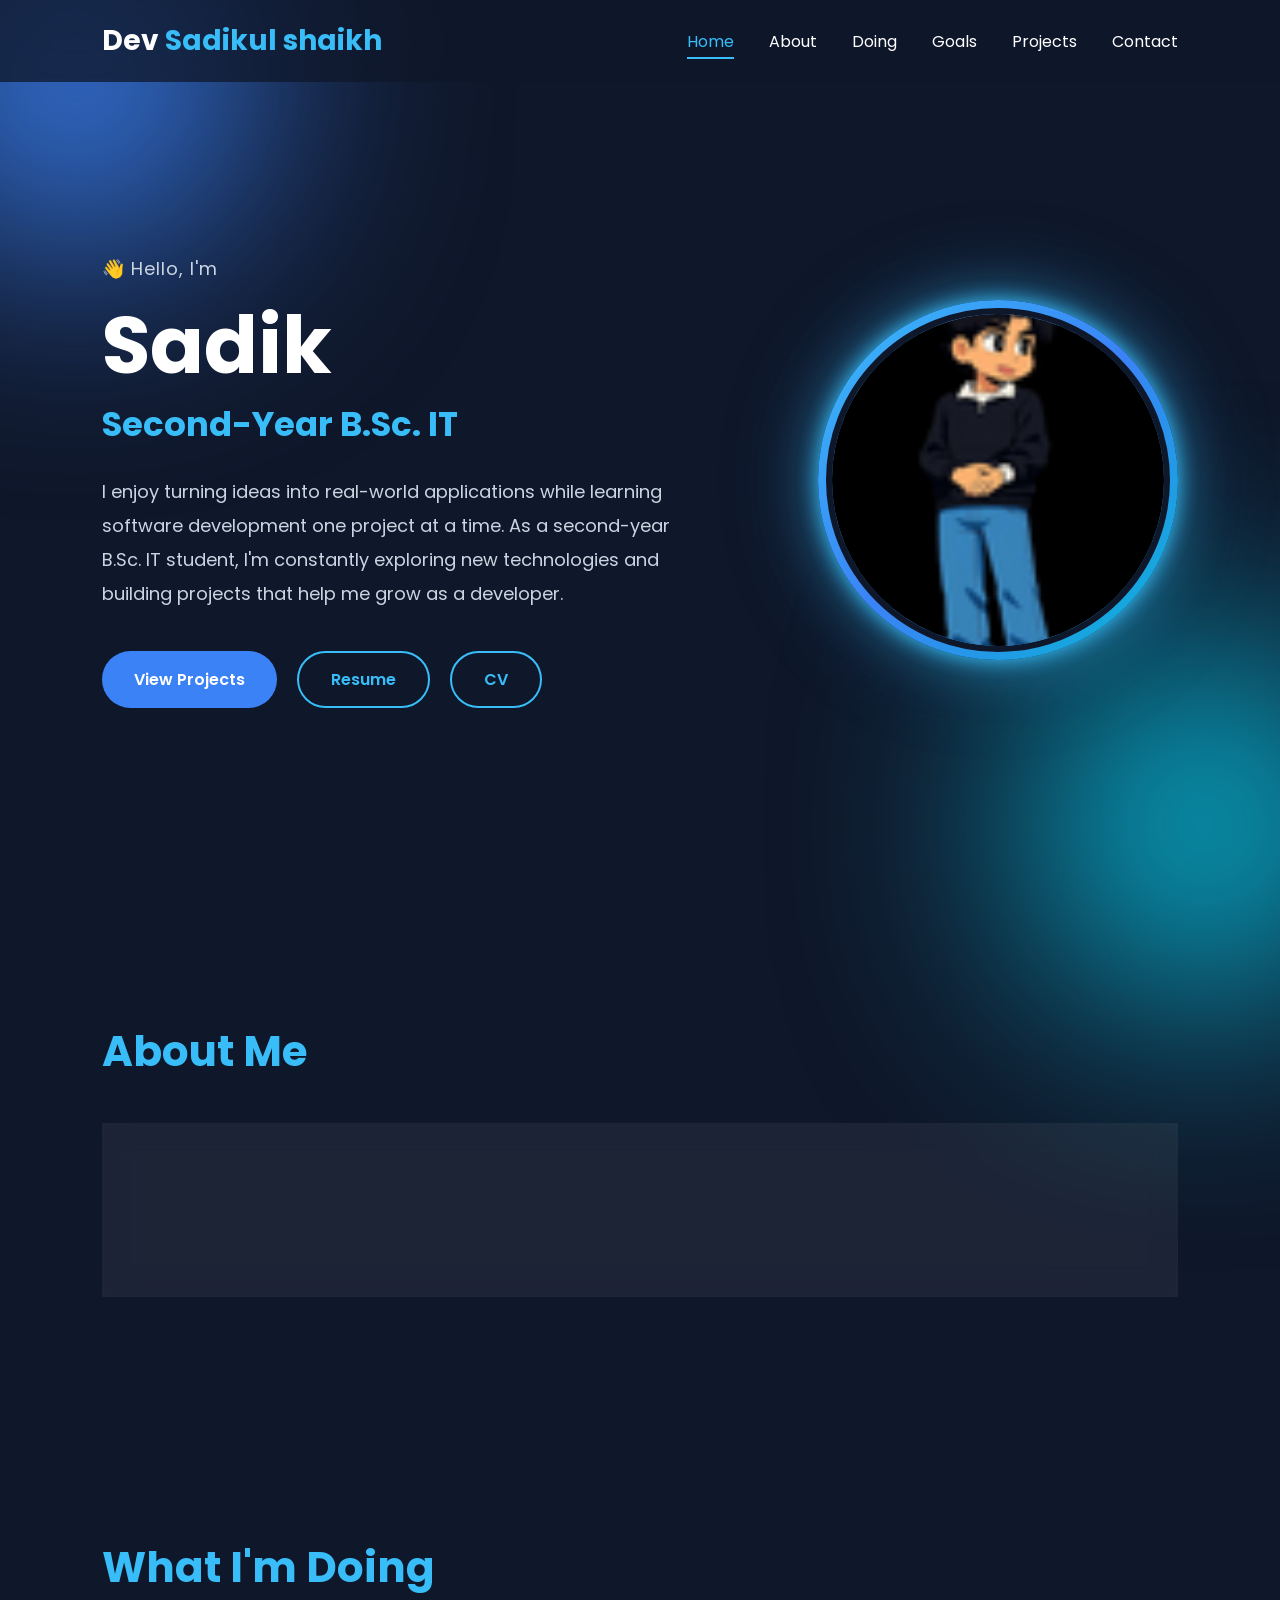
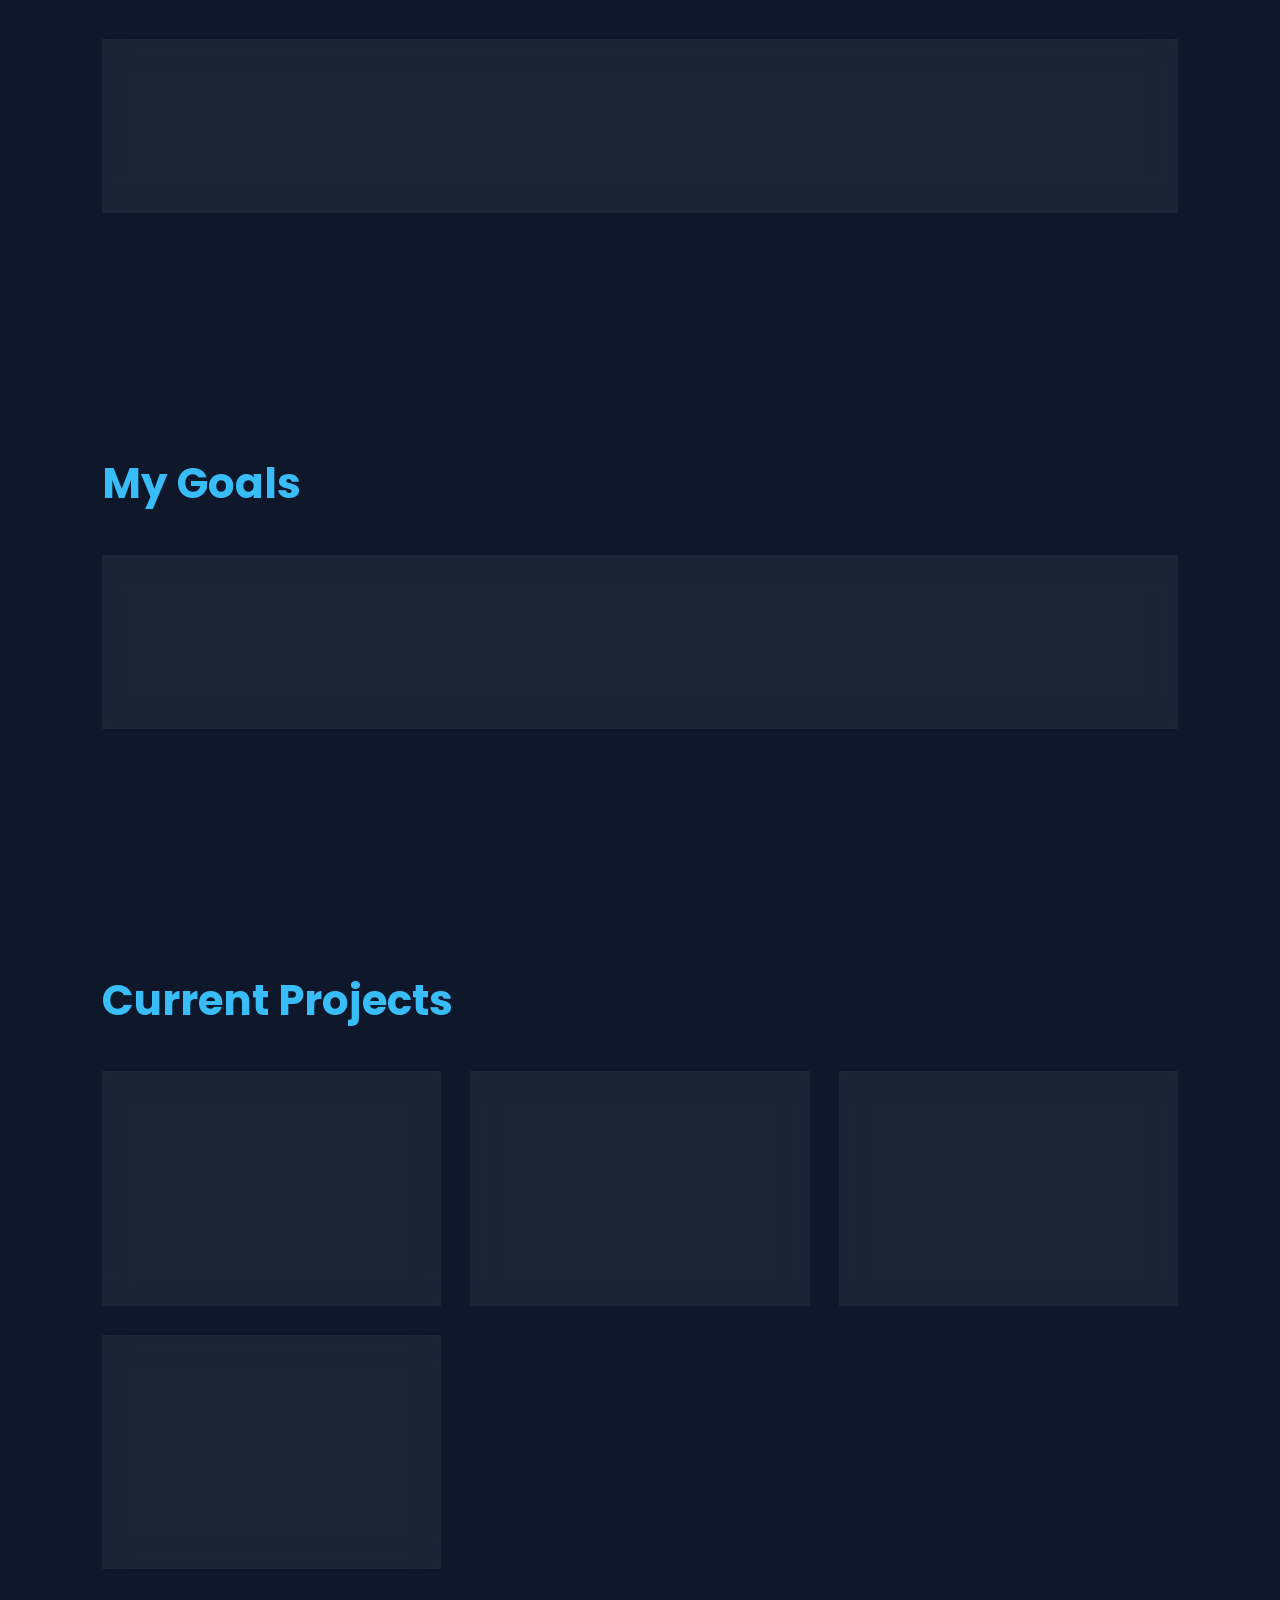
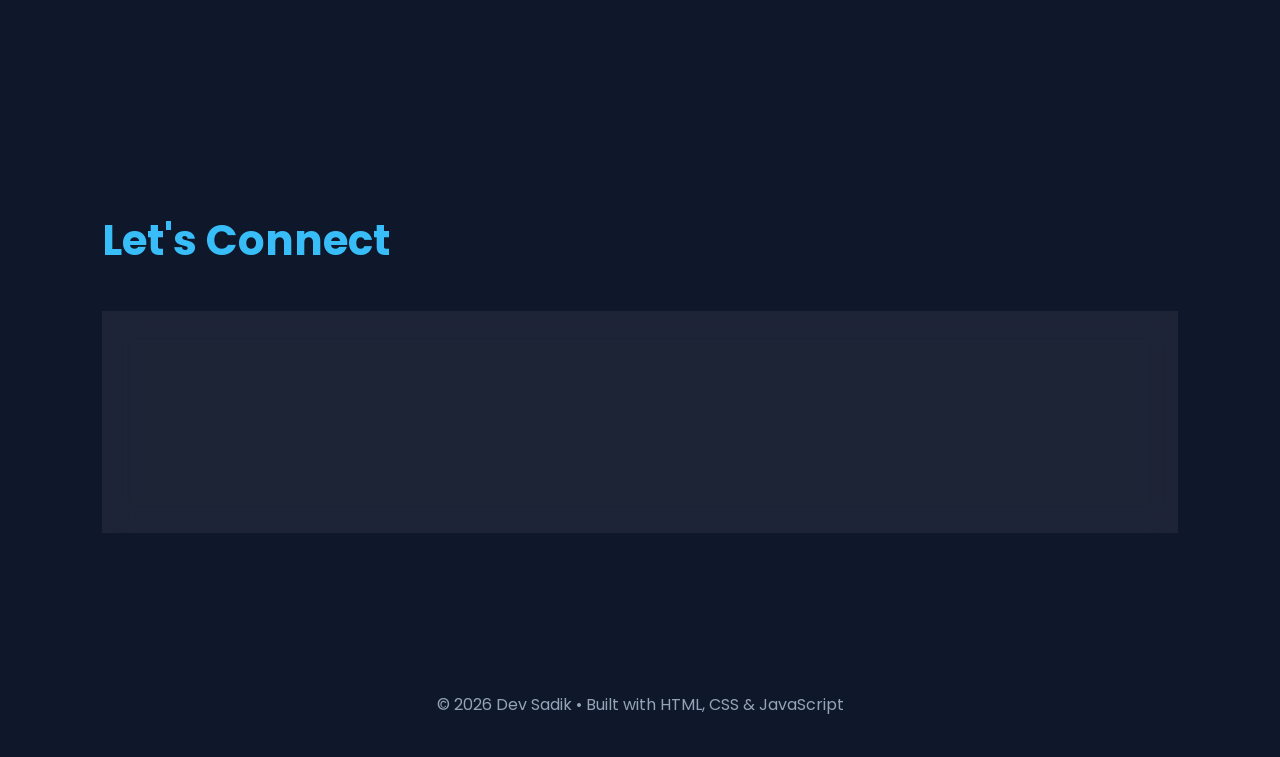
<file: index.html>
<!DOCTYPE html>
<html lang="en">

<head>

    <meta charset="UTF-8">
    <meta name="viewport" content="width=device-width, initial-scale=1.0">

    <title>Prestents Dev Sadik | Portfolio</title>
    <link rel="icon" type="image/png" href="icon.ico">


    <!-- CSS -->
    <link rel="stylesheet" href="style.css">

    <!-- Google Font -->
    <link href="https://fonts.googleapis.com/css2?family=Poppins:wght@300;400;500;600;700&display=swap" rel="stylesheet">

    <!-- Font Awesome -->
    <link rel="stylesheet"
        href="https://cdnjs.cloudflare.com/ajax/libs/font-awesome/6.6.0/css/all.min.css">

</head>

<body>

    <!-- Background Blur -->
    <div class="blur blur1"></div>
    <div class="blur blur2"></div>

    <!-- Navigation -->

    <nav>

        <div class="logo">

            Dev <span>Sadikul shaikh</span>

        </div>

        <ul>

    <li><a href="#home">Home</a></li>

    <li><a href="#about">About</a></li>

    <li><a href="#doing">Doing</a></li>

    <li><a href="#goals">Goals</a></li>

    <li><a href="#projects">Projects</a></li>

    <li><a href="#contact">Contact</a></li>

</ul>

    </nav>

    <!-- Hero -->

    <section class="hero" id="home">

    <div class="hero-left">

        <p class="hero-tag">
            👋 Hello, I'm
        </p>

        <h1>
            Sadik
        </h1>

        <h2>
            <span id="typing"></span>
        </h2>

        <p class="hero-description">

            I enjoy turning ideas into real-world applications
            while learning software development one project at a
            time. As a second-year B.Sc. IT student, I'm constantly
            exploring new technologies and building projects that
            help me grow as a developer.

        </p>

        <div class="buttons">

            <a href="#projects" class="btn primary">
                View Projects
            </a>

            <a href="portfolio.html"
               download
               class="btn secondary">

                Resume

            </a>

	
		<a href="CV.html"
               download
               class="btn secondary">

                CV

            </a>


        </div>

    </div>

    <div class="hero-right">

        <div class="profile-ring">

            <img src="profile.png"
                 alt="Sadik"
                 class="profile-image">

        </div>

    </div>

</section>

    <!-- About -->

    <section id="about">

        <h2 class="section-title">

            About Me

        </h2>

        <div class="glass-card">

            <p>

                Hi! I'm Sadikul shaikh, a second-year B.Sc. IT student with a passion for
                software development. I enjoy learning new technologies and building
                projects that help me improve my programming and problem-solving
                skills. My goal is to become a skilled software developer by
                continuously learning and creating meaningful applications.

            </p>

        </div>

    </section>

    <section id="doing">

    <h2 class="section-title">
        What I'm Doing
    </h2>

    <div class="glass-card">

        <p>
            I'm currently learning web development and mobile app development
            by building practical projects. Instead of only watching tutorials,
            I enjoy creating real applications that help me understand how
            software works in the real world. Every project teaches me something
            new and motivates me to keep improving.
        </p>

    </div>

</section>

<section id="goals">

    <h2 class="section-title">
        My Goals
    </h2>

    <div class="glass-card">

        <p>
            My goal is to become a skilled software developer by continuously
            learning modern technologies and building real-world applications.
            As a second-year B.Sc. IT student, I believe every project is an
            opportunity to improve my skills, solve meaningful problems, and
            prepare myself for a successful career in software development.
        </p>

    </div>

</section>

    <!-- Projects -->

    <section id="projects">

        <h2 class="section-title">

            Current Projects

        </h2>

        <div class="project-grid">

            <div class="card">

                <i class="fa-solid fa-user"></i>

                <h3>Portfolio Website</h3>

                <p>Building my personal developer portfolio.</p>

            </div>

            <div class="card">

                <i class="fa-solid fa-cart-shopping"></i>

                <h3>E-Commerce</h3>

                <p>Developing a responsive shopping website.</p>

            </div>

            <div class="card">

                <i class="fa-solid fa-comments"></i>

                <h3>Messaging App</h3>

                <p>Learning Flutter by building a messaging app.</p>

            </div>

            <div class="card">

                <i class="fa-solid fa-handshake"></i>

                <h3>NGO Suite</h3>

                <p>Working on an NGO management system.</p>

            </div>

        </div>

    </section>

   <!-- Contact -->

<section id="contact">

    <h2 class="section-title">
        Let's Connect
    </h2>

    <div class="glass-card">

        <p class="contact-text">
            I'm always excited to learn, build new projects, and connect with other developers.
            If you'd like to get in touch, feel free to send me an email.
        </p>

        <br>

        <a href="mailto:sadikphone1611@gmail.com" class="btn primary">
            <i class="fa-solid fa-envelope"></i>
            Email Me
        </a>

    </div>

</section>

    <footer>

        © 2026 Dev Sadik • Built with HTML, CSS & JavaScript

    </footer>

    <script src="script.js"></script>

</body>

</html>
</file>
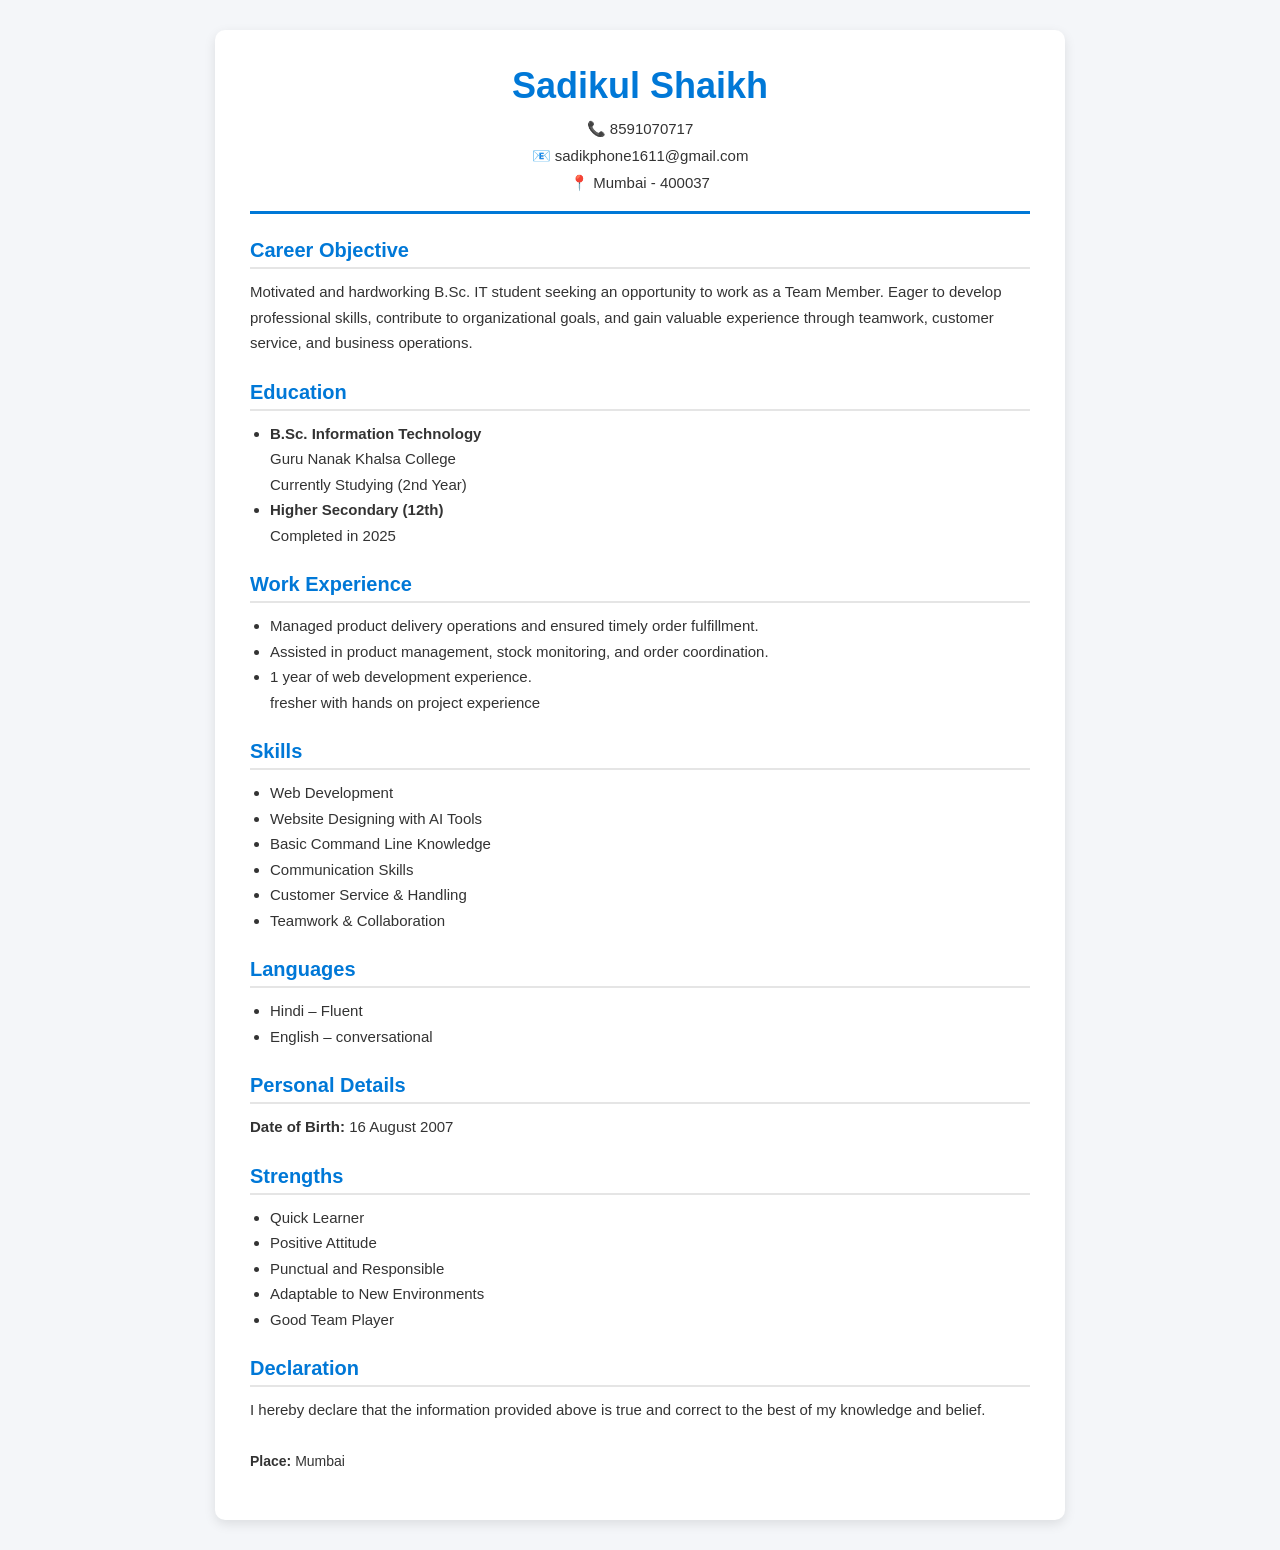
<file: CV.html>
<!DOCTYPE html>
<html lang="en">
<head>
<meta charset="UTF-8">
<meta name="viewport" content="width=device-width, initial-scale=1.0">
<title>Sadikul Shaikh - CV </title>
<link rel="icon" type="image/png" href="icon.ico">

<style>
*{
    margin:0;
    padding:0;
    box-sizing:border-box;
}

body{
    font-family: Arial, sans-serif;
    background:#f4f6f9;
    padding:30px;
    color:#333;
}

.resume{
    max-width:850px;
    margin:auto;
    background:#fff;
    padding:35px;
    border-radius:10px;
    box-shadow:0 4px 12px rgba(0,0,0,0.1);
}

.header{
    text-align:center;
    border-bottom:3px solid #0078d7;
    padding-bottom:15px;
    margin-bottom:25px;
}

.header h1{
    color:#0078d7;
    margin-bottom:8px;
    font-size:36px;
}

.contact{
    font-size:15px;
    line-height:1.8;
}

.section{
    margin-bottom:25px;
}

.section h2{
    color:#0078d7;
    border-bottom:2px solid #e5e5e5;
    padding-bottom:5px;
    margin-bottom:10px;
    font-size:20px;
}

.section p,
.section li{
    line-height:1.7;
    font-size:15px;
}

ul{
    padding-left:20px;
}

.footer{
    margin-top:30px;
    font-size:14px;
}

@media(max-width:600px){

    body{
        padding:15px;
    }

    .resume{
        padding:20px;
    }

    .header h1{
        font-size:28px;
    }
}
</style>
</head>

<body>

<div class="resume">

    <div class="header">
        <h1>Sadikul Shaikh</h1>

        <div class="contact">
            📞 8591070717<br>
            📧 sadikphone1611@gmail.com<br>
            📍 Mumbai - 400037
        </div>
    </div>

    <div class="section">
        <h2>Career Objective</h2>
        <p>
            Motivated and hardworking B.Sc. IT student seeking an opportunity
            to work as a Team Member. Eager to develop professional skills,
            contribute to organizational goals, and gain valuable experience
            through teamwork, customer service, and business operations.
        </p>
    </div>

    <div class="section">
        <h2>Education</h2>
        <ul>
            <li>
                <strong>B.Sc. Information Technology</strong><br>
                Guru Nanak Khalsa College<br>
                Currently Studying (2nd Year)
            </li>

            <li>
                <strong>Higher Secondary (12th)</strong><br>
                Completed in 2025
            </li>
        </ul>
    </div>

    <div class="section">
        <h2>Work Experience</h2>
        <ul>
            <li>Managed product delivery operations and ensured timely order fulfillment.</li>
            <li>Assisted in product management, stock monitoring, and order coordination.</li>
            <li>1 year of web development experience.<br> fresher with hands on project experience</li>
        </ul>
    </div>

    <div class="section">
        <h2>Skills</h2>
        <ul>
            
<li>Web Development</li>
<li>Website Designing with AI Tools</li>
<li>Basic Command Line Knowledge</li>
<li>Communication Skills</li>
	<li>Customer Service & Handling</li>
<li>Teamwork & Collaboration</li>
        </ul>
    </div>

    <div class="section">
        <h2>Languages</h2>
        <ul>
            <li>Hindi – Fluent</li>
            <li>English – conversational</li>
        </ul>
    </div>

    <div class="section">
        <h2>Personal Details</h2>
        <p><strong>Date of Birth:</strong> 16 August 2007</p>
    </div>

    <div class="section">
        <h2>Strengths</h2>
        <ul>
            <li>Quick Learner</li>
            <li>Positive Attitude</li>
            <li>Punctual and Responsible</li>
            <li>Adaptable to New Environments</li>
            <li>Good Team Player</li>
        </ul>
    </div>

    <div class="section">
        <h2>Declaration</h2>
        <p>
            I hereby declare that the information provided above is true and
            correct to the best of my knowledge and belief.
        </p>
    </div>

    <div class="footer">
        <p><strong>Place:</strong> Mumbai</p>
        <br>
                
    </div>

</div>

</body>
</html>
</file>
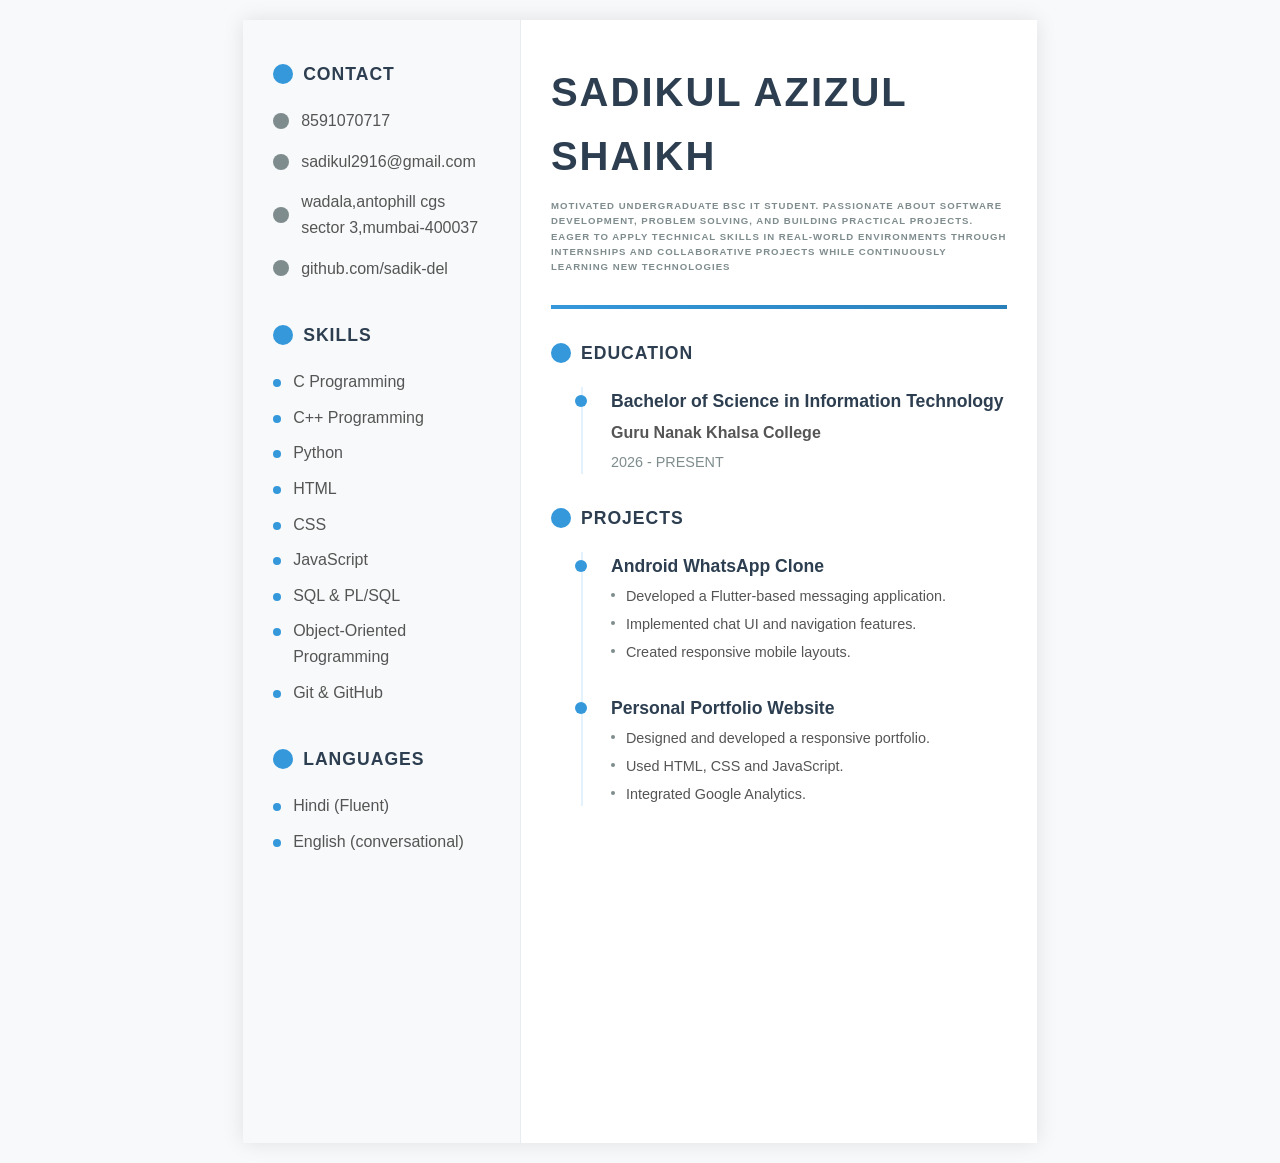
<file: portfolio.html>
<!DOCTYPE html>
<html lang="en">
<head>
    <meta charset="UTF-8">
    <meta name="viewport" content="width=device-width, initial-scale=1.0">
    <title>portfolio-Mr.sadik</title>
    <link rel="icon" type="image/png" href="icon.ico">

    
    <!-- Google tag (gtag.js) -->
<script async src="https://www.googletagmanager.com/gtag/js?id=G-2J57TBYPDB"></script>
<script>
  window.dataLayer = window.dataLayer || [];
  function gtag(){dataLayer.push(arguments);}
  gtag('js', new Date());

  gtag('config', 'G-2J57TBYPDB');
</script>
    
    <style>
        * {
            margin: 0;
            padding: 0;
            box-sizing: border-box;
        }
        
        body {
            font-family: -apple-system, BlinkMacSystemFont, 'Segoe UI', Roboto, sans-serif;
            line-height: 1.6;
            color: #333;
            background-color: #f8f9fa;
            padding: 20px;
        }
        
        .resume {
            max-width: 210mm;
            margin: 0 auto;
            background: white;
            box-shadow: 0 0 20px rgba(0,0,0,0.1);
            display: flex;
            min-height: 297mm;
        }
        
        .sidebar {
            width: 35%;
            background-color: #f8f9fa;
            padding: 40px 30px;
            border-right: 1px solid #e9ecef;
        }
        
        .main-content {
            width: 65%;
            padding: 40px 30px;
        }
        
        .name {
            font-size: 2.5rem;
            font-weight: 700;
            color: #2c3e50;
            text-transform: uppercase;
            letter-spacing: 2px;
            margin-bottom: 10px;
        }
        
        .title {
            font-size: .6rem;
            color: #7f8c8d;
            text-transform: uppercase;
            letter-spacing: 1px;
            margin-bottom: 30px;
        }
        
        .divider {
            width: 100%;
            height: 4px;
            background: linear-gradient(90deg, #3498db, #2980b9);
            margin-bottom: 30px;
        }
        
        .section-title {
            font-size: 1.1rem;
            font-weight: 700;
            color: #2c3e50;
            text-transform: uppercase;
            letter-spacing: 1px;
            margin-bottom: 20px;
            display: flex;
            align-items: center;
        }
        
        .section-title::before {
            content: '';
            width: 20px;
            height: 20px;
            margin-right: 10px;
            background: #3498db;
            border-radius: 50%;
        }
        
        .contact-item {
            display: flex;
            align-items: center;
            margin-bottom: 15px;
            color: #555;
        }
        
        .contact-item::before {
            content: '';
            width: 16px;
            height: 16px;
            margin-right: 12px;
            background: #7f8c8d;
            border-radius: 50%;
            flex-shrink: 0;
        }
        
        .skills-list, .languages-list {
            list-style: none;
        }
        
        .skills-list li, .languages-list li {
            position: relative;
            padding-left: 20px;
            margin-bottom: 10px;
            color: #555;
        }
        
        .skills-list li::before, .languages-list li::before {
            content: '';
            position: absolute;
            left: 0;
            top: 10px;
            width: 8px;
            height: 8px;
            background: #3498db;
            border-radius: 50%;
        }
        
        .timeline {
            position: relative;
            margin-left: 30px;
        }
        
        .timeline::before {
            content: '';
            position: absolute;
            left: 0;
            top: 0;
            bottom: 0;
            width: 2px;
            background: #e3f2fd;
        }
        
        .timeline-item {
            position: relative;
            padding-left: 30px;
            margin-bottom: 30px;
        }
        
        .timeline-item::before {
            content: '';
            position: absolute;
            left: -6px;
            top: 8px;
            width: 12px;
            height: 12px;
            background: #3498db;
            border-radius: 50%;
        }
        
        .job-title {
            font-size: 1.1rem;
            font-weight: 700;
            color: #2c3e50;
            margin-bottom: 5px;
        }
        
        .company {
            font-weight: 600;
            color: #555;
            margin-bottom: 5px;
        }
        
        .dates {
            font-size: 0.9rem;
            color: #7f8c8d;
            font-weight: 500;
            text-transform: uppercase;
            margin-bottom: 10px;
        }
        
        .job-description {
            list-style: none;
        }
        
        .job-description li {
            position: relative;
            padding-left: 15px;
            margin-bottom: 5px;
            color: #555;
            font-size: 0.9rem;
        }
        
        .job-description li::before {
            content: '';
            position: absolute;
            left: 0;
            top: 8px;
            width: 4px;
            height: 4px;
            background: #7f8c8d;
            border-radius: 50%;
        }
        
        .profile-text {
            color: #555;
            line-height: 1.7;
            margin-bottom: 20px;
        }
        
        @media print {
            body {
                background: white;
                padding: 0;
            }
            .resume {
                box-shadow: none;
                max-width: none;
                margin: 0;
            }
        }
    </style>
</head>
<body>
    <div class="resume">
        <div class="sidebar">
            <div class="section-title">Contact</div>
            <div class="contact-item">8591070717</div>
            <div class="contact-item">sadikul2916@gmail.com</div>
            <div class="contact-item">wadala,antophill cgs sector 3,mumbai-400037</div>
            <div class="contact-item">github.com/sadik-del</div>
            
            <div class="section-title" style="margin-top: 40px;">Skills</div>
           <ul class="skills-list">
    <li>C Programming</li>
    <li>C++ Programming</li>
    <li>Python</li>
    <li>HTML</li>
    <li>CSS</li>
    <li>JavaScript</li>
    <li>SQL & PL/SQL</li>
    <li>Object-Oriented Programming</li>
    <li>Git & GitHub</li>
</ul>
            
            
            
            <div class="section-title" style="margin-top: 40px;">Languages</div>
            <ul class="languages-list">
		 <li>Hindi (Fluent)</li>
                <li>English (conversational)</li>
            </ul>
            
        </div>
        
        <div class="main-content">
            <h1 class="name">Sadikul Azizul Shaikh </h1>
            <h2 class="title">Motivated Undergraduate BSC It student. Passionate about software development, problem solving, and building practical projects. Eager to apply technical skills in real-world environments through internships and collaborative projects while continuously learning new technologies</h2>
            <div class="divider"></div>
            
            
            
<div class="section-title">Education</div>

<div class="timeline">
    <div class="timeline-item">
        <div class="job-title">Bachelor of Science in Information Technology</div>
        <div class="company">Guru Nanak Khalsa College</div>
        <div class="dates">2026 - Present</div>
    </div>
</div>


<div class="section-title">Projects</div>

<div class="timeline">
    <div class="timeline-item">
        <div class="job-title">Android WhatsApp Clone</div>
        <ul class="job-description">
            <li>Developed a Flutter-based messaging application.</li>
            <li>Implemented chat UI and navigation features.</li>
            <li>Created responsive mobile layouts.</li>
        </ul>
    </div>

    <div class="timeline-item">
        <div class="job-title">Personal Portfolio Website</div>
        <ul class="job-description">
            <li>Designed and developed a responsive portfolio.</li>
            <li>Used HTML, CSS and JavaScript.</li>
            <li>Integrated Google Analytics.</li>
        </ul>
    </div>
</div>
            
            
            
            
            
        </div>
    </div>
</body>
</html>
</file>
<file: style.css>
/* =========================
   Google Font & Reset
========================= */

*{
    margin:0;
    padding:0;
    box-sizing:border-box;
}

html{
    scroll-behavior:smooth;
}

body{
    font-family:'Poppins',sans-serif;
    background:#0F172A;
    color:#ffffff;
    overflow-x:hidden;
}

/* =========================
   Animated Background
========================= */

.blur{
    position:fixed;
    width:350px;
    height:350px;
    border-radius:50%;
    filter:blur(120px);
    z-index:-1;
}

.blur1{
    background:#3B82F6;
    top:-100px;
    left:-100px;
}

.blur2{
    background:#06B6D4;
    bottom:-100px;
    right:-100px;
}

/* =========================
   Navbar
========================= */

nav{
    position:fixed;
    top:0;
    left:0;
    width:100%;
    display:flex;
    justify-content:space-between;
    align-items:center;
    padding:20px 8%;
    background:rgba(15,23,42,.75);
    backdrop-filter:blur(15px);
    z-index:1000;
}

.logo{
    font-size:28px;
    font-weight:700;
}

.logo span{
    color:#38BDF8;
}

nav ul{
    display:flex;
    align-items:center;
    gap:35px;
    list-style:none;
}

nav a{
    color:white;
    text-decoration:none;
    transition:.3s;
    position:relative;
}

nav a::after{
    content:"";
    position:absolute;
    left:0;
    bottom:-6px;
    width:0;
    height:2px;
    background:#38BDF8;
    transition:.3s;
}

nav a:hover{
    color:#38BDF8;
}

nav a:hover::after,
nav a.active::after{
    width:100%;
} 

/* =========================
   Hero
========================= */

.hero{
    min-height:100vh;
    display:flex;
    justify-content:space-between;
    align-items:center;
    padding:120px 8% 60px;
    gap:60px;
}

.hero-left{
    flex:1;
}

.hero-left h3{
    color:#38BDF8;
    font-size:24px;
}

.hero-left h1{
    font-size:80px;
    font-weight:700;
    line-height:1.1;
    margin:10px 0;
}

.hero-left h2{
    font-size:34px;
    color:#38BDF8;
    margin-bottom:25px;
    min-height:45px;
}

.hero-left p{
    color:#CBD5E1;
    line-height:1.9;
    font-size:18px;
    max-width:600px;
}

/* =========================
   Buttons
========================= */

.buttons{
    margin-top:40px;
    display:flex;
    gap:20px;
}

.btn{
    display:inline-flex;
    align-items:center;
    justify-content:center;
    gap:10px;

    padding:14px 32px;

    border-radius:50px;

    text-decoration:none;

    transition:.35s;

    font-weight:600;

    cursor:pointer;
}

.primary{
    background:#3B82F6;
    color:white;
}

.primary:hover{
    transform:translateY(-4px);
    box-shadow:0 15px 35px rgba(59,130,246,.4);
}

.secondary{
    border:2px solid #38BDF8;
    color:#38BDF8;
}

.secondary:hover{
    background:#38BDF8;
    color:#0F172A;
}



.hero-tag{

    color:#38BDF8;

    font-size:22px;

    margin-bottom:15px;

    letter-spacing:1px;

}

.hero-description{

    margin-top:25px;

    max-width:620px;

    color:#CBD5E1;

    line-height:1.9;

    font-size:18px;

}

/* Profile */

.profile-ring{
    box-shadow:
    0 0 20px #38BDF8,
    0 0 60px rgba(56,189,248,.45),
    0 0 100px rgba(56,189,248,.25);

    width:360px;
    height:360px;
    padding:8px;
    border-radius:50%;

    background:linear-gradient(
        135deg,
        #38BDF8,
        #3B82F6,
        #06B6D4
    );

    animation:pulseGlow 3s ease-in-out infinite;
}

.profile-image{

    width:100%;

    height:100%;

    object-fit:cover;

    border-radius:50%;

    border:6px solid #0F172A;

}

@keyframes pulseGlow{

    0%{
        transform:scale(1);
        box-shadow:
            0 0 20px #38BDF8,
            0 0 60px rgba(56,189,248,.40);
    }

    50%{
        transform:scale(1.03);
        box-shadow:
            0 0 35px #38BDF8,
            0 0 90px rgba(56,189,248,.60);
    }

    100%{
        transform:scale(1);
        box-shadow:
            0 0 20px #38BDF8,
            0 0 60px rgba(56,189,248,.40);
    }

}

/* =========================
   Sections
========================= */

section{
    padding:120px 8%;
}

.section-title{
    font-size:42px;
    margin-bottom:40px;
    color:#38BDF8;
}

/* =========================
   Glass Card
========================= */

.glass-card{
    background:rgba(255,255,255,.06);
    backdrop-filter:blur(15px);
    border:1px solid rgba(255,255,255,.1);
    border-radius:20px;
    padding:40px;
}

.glass-card p{
    line-height:1.9;
    color:#CBD5E1;
}

/* =========================
   Projects
========================= */

.project-grid{
    display:grid;
    grid-template-columns:repeat(auto-fit,minmax(260px,1fr));
    gap:30px;
}

.card{
    background:rgba(255,255,255,.06);
    backdrop-filter:blur(15px);
    border-radius:20px;
    padding:35px;
    transition:.35s;
    border:1px solid rgba(255,255,255,.08);
}

.card:hover{
    transform:translateY(-10px);
    border-color:#38BDF8;
    box-shadow:0 15px 35px rgba(56,189,248,.15);
}

.card i{
    font-size:40px;
    color:#38BDF8;
    margin-bottom:20px;
}

.card h3{
    margin-bottom:15px;
}

.card p{
    color:#CBD5E1;
    line-height:1.8;
}

/* =========================
   Contact
========================= */

.contact-text{
    color:#CBD5E1;
    max-width:700px;
    line-height:1.8;
}

/* =========================
   Footer
========================= */

footer{
    text-align:center;
    padding:40px;
    color:#94A3B8;
}

/* =========================
   Responsive
========================= */

@media(max-width:900px){

    nav{
        flex-direction:column;
        gap:20px;
    }

    nav ul{
        gap:20px;
        flex-wrap:wrap;
        justify-content:center;
    }

    .hero{
    flex-direction:column-reverse;
    justify-content:center;
    text-align:center;
    padding:140px 8% 60px;
    gap:40px;
}

    .hero-left h1{
    font-size:52px;
}

.hero-left h2{
    font-size:28px;
}

    .buttons{
        justify-content:center;
        flex-wrap:wrap;
    }

   .profile-ring{
    width:240px;
    height:240px;
}
}



/* ===========================
   Scroll Animation
=========================== */

section{

    opacity:0;

    transform:translateY(70px);

    transition:1s ease;

}

section.show{

    opacity:1;

    transform:translateY(0);

}

/* Active Navbar */

nav a.active{

    color:#38BDF8;

}
</file>
